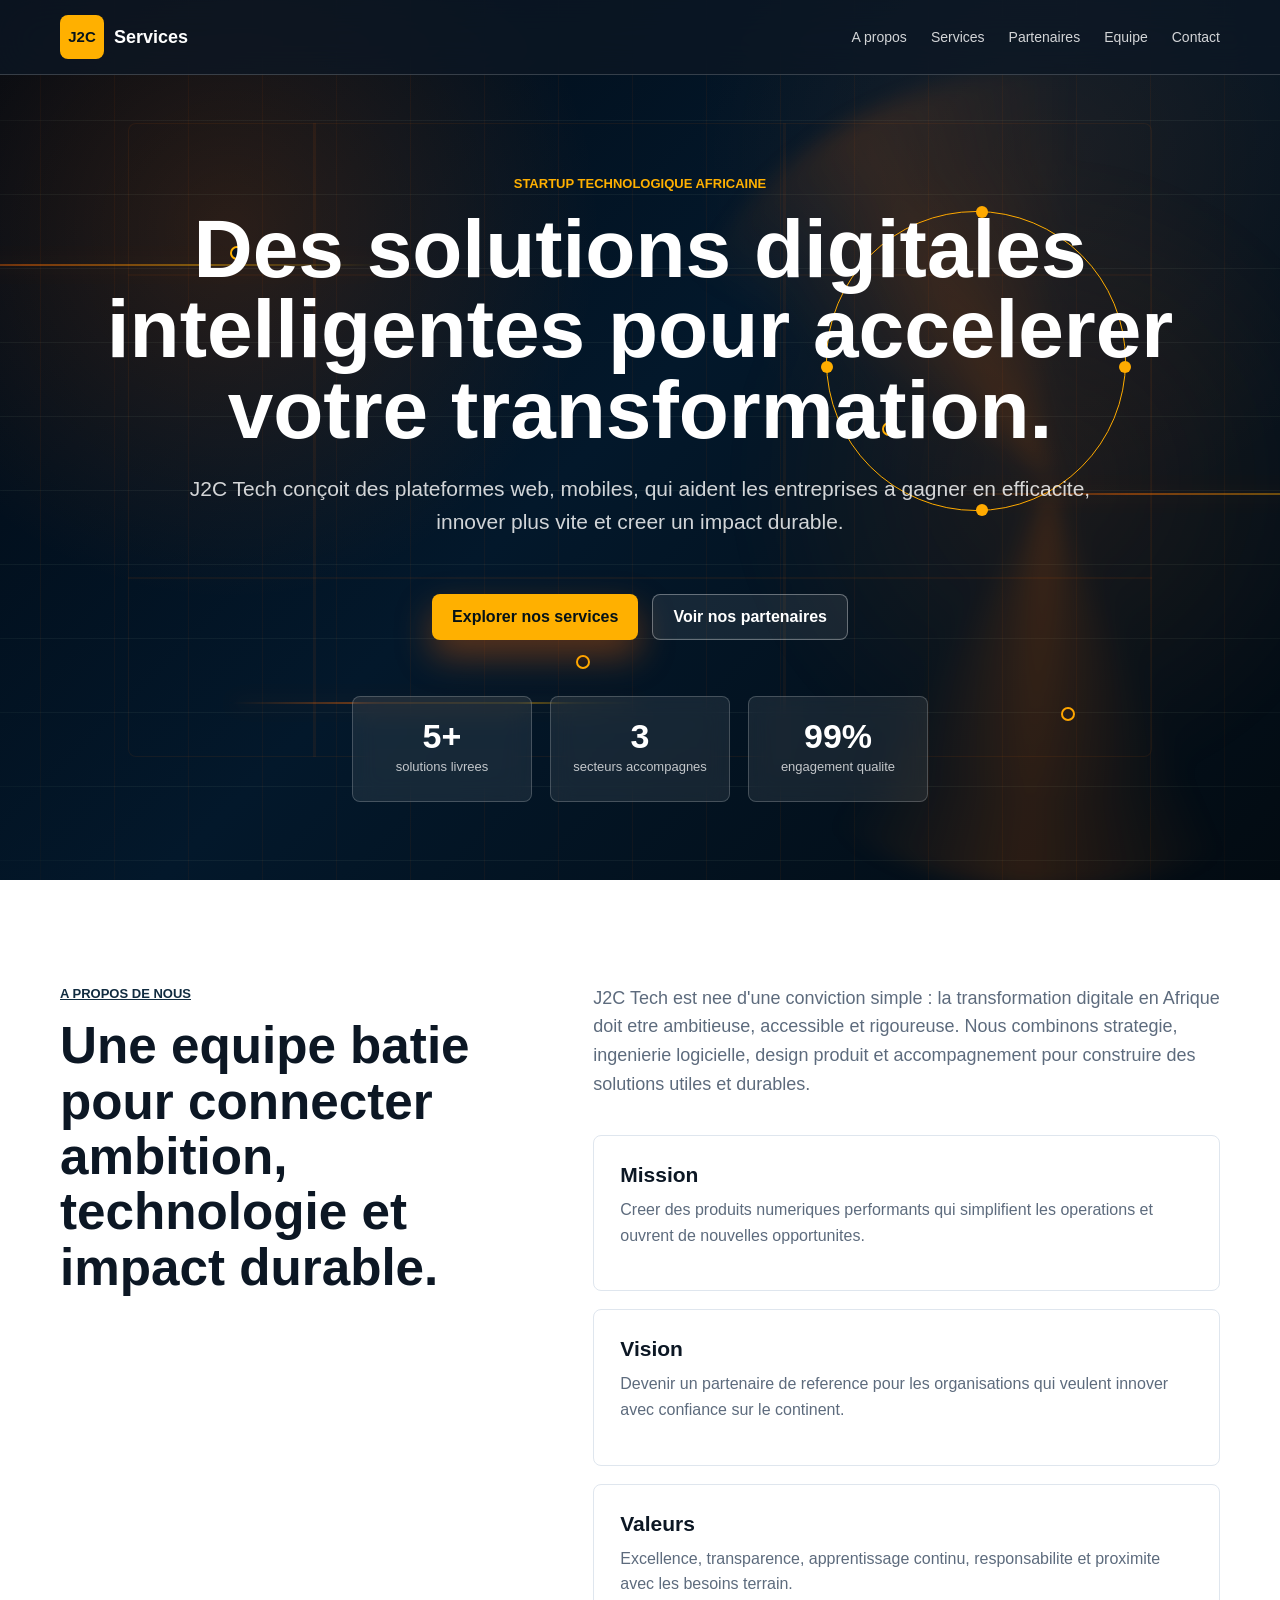
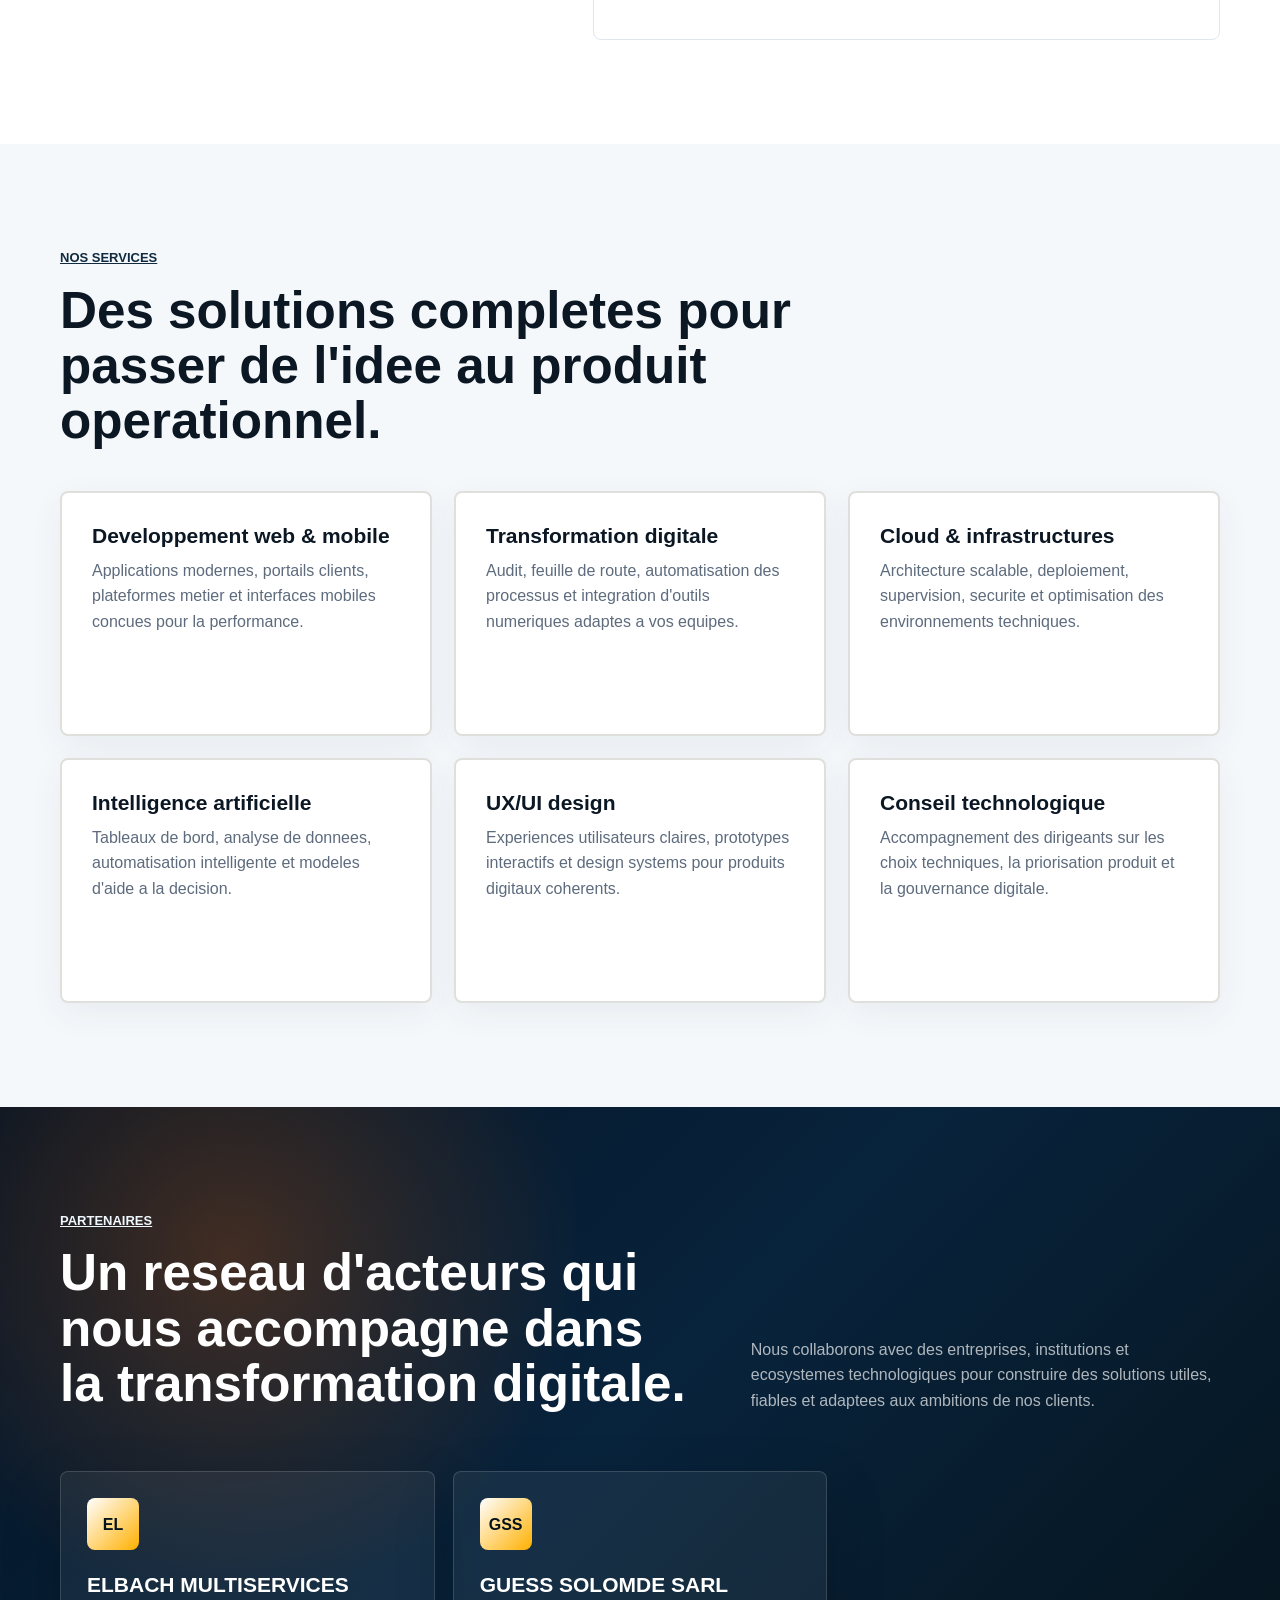
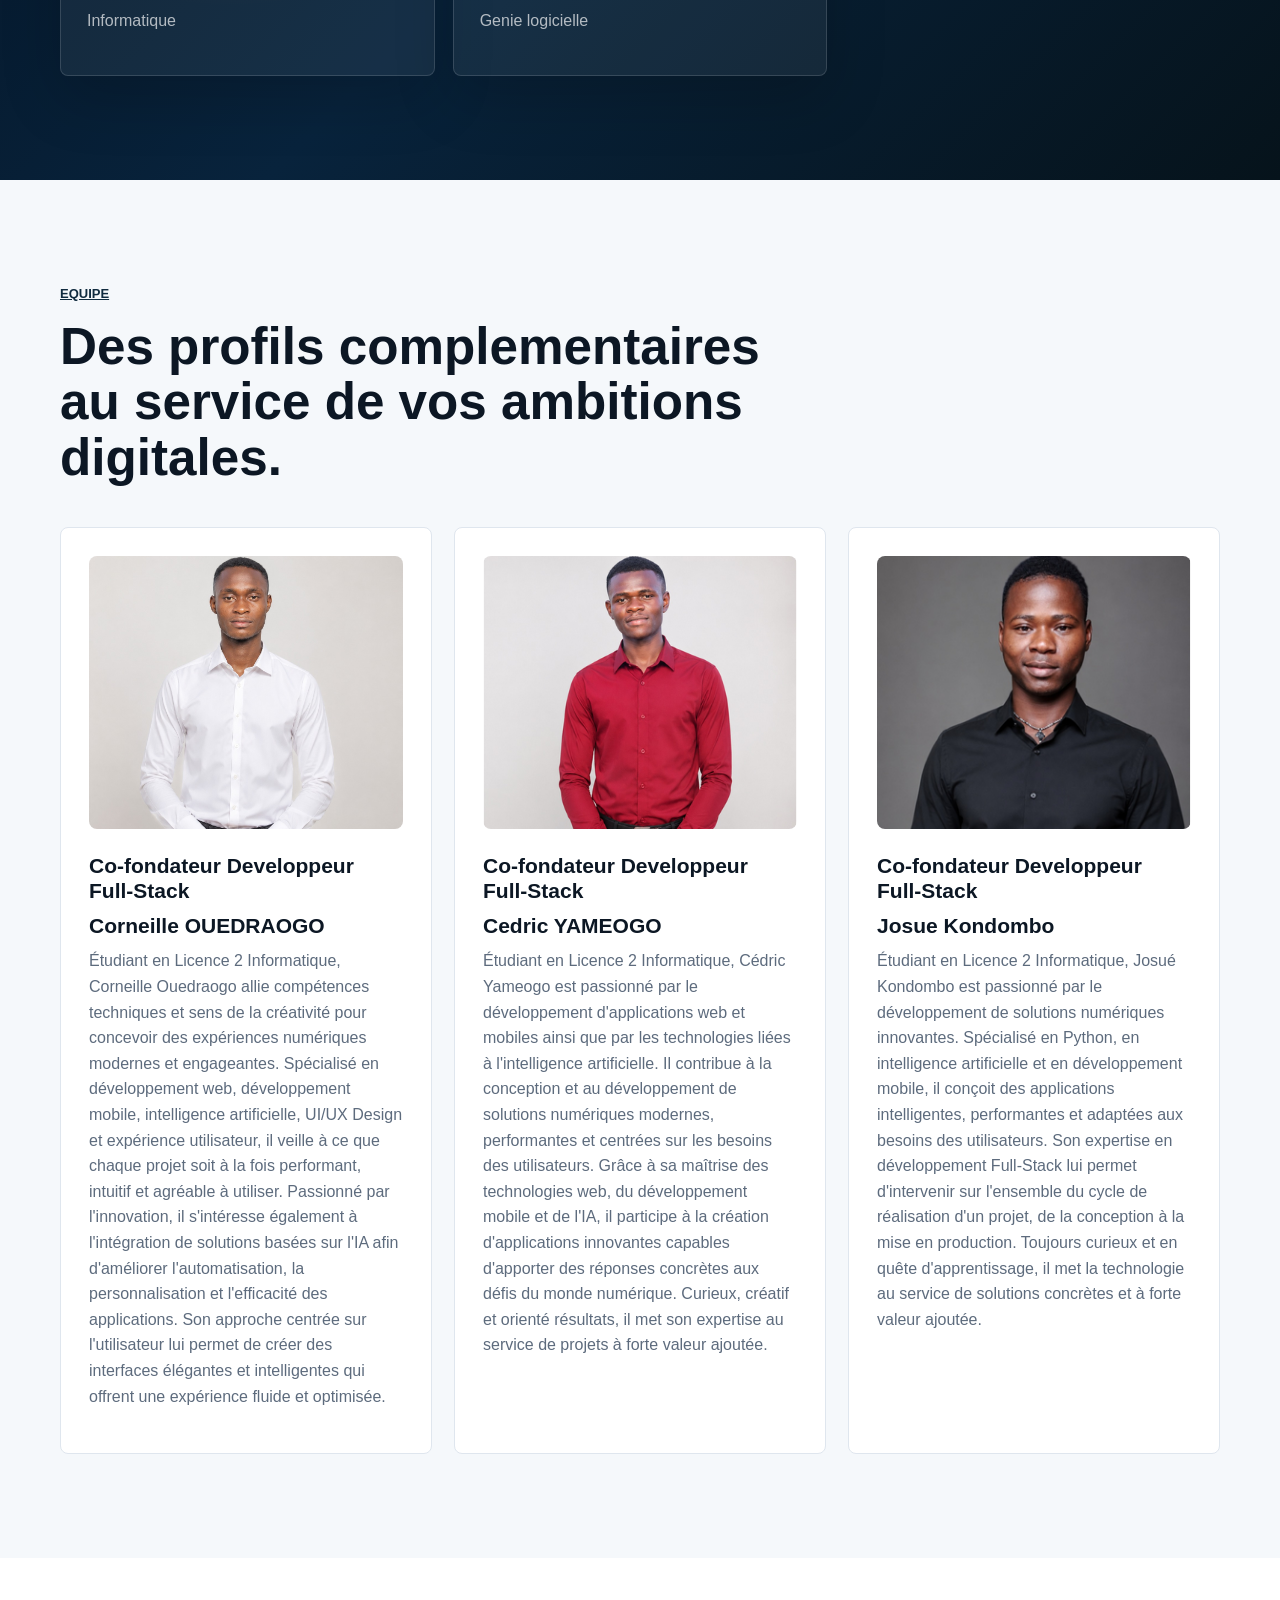
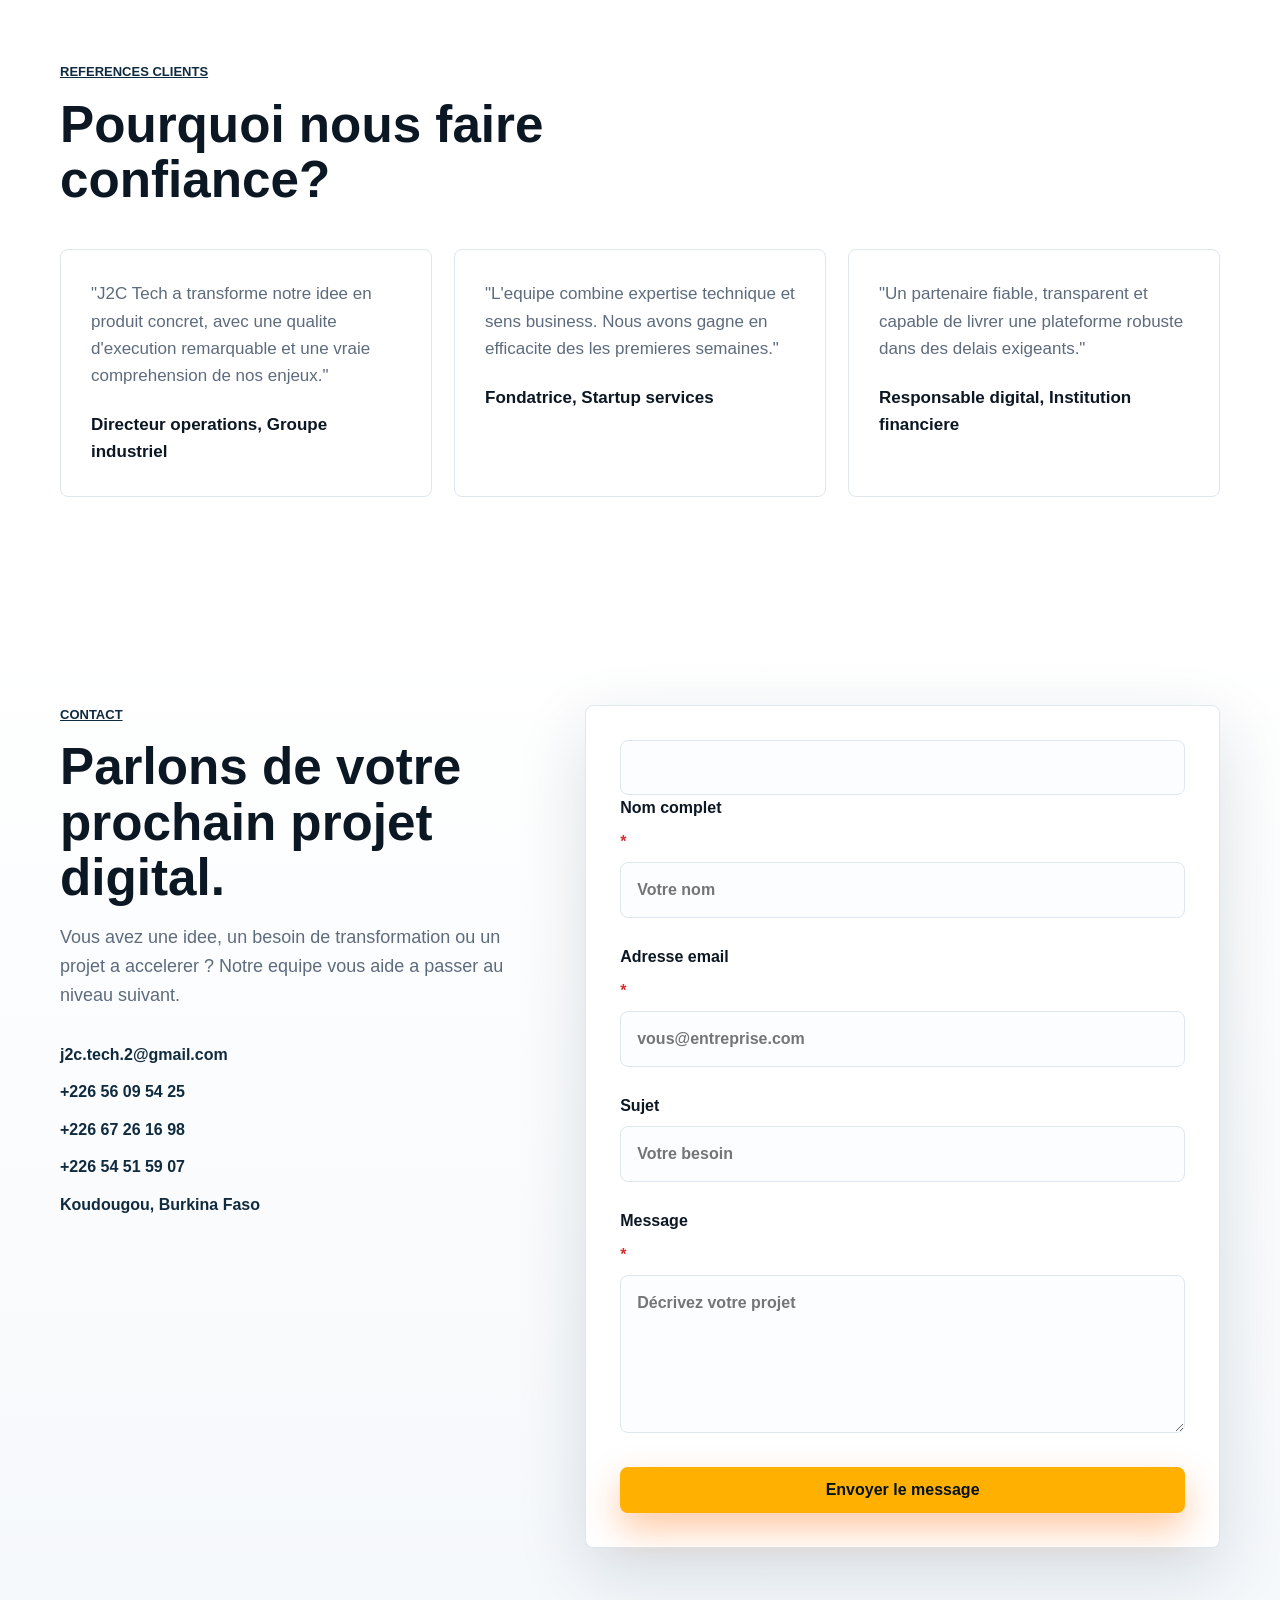
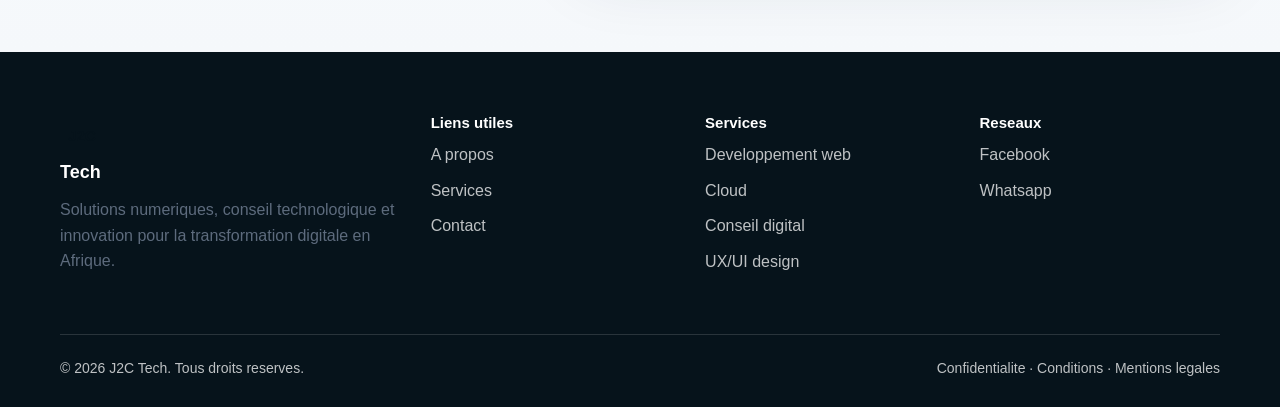
<file: index.html>
<!DOCTYPE html>
<html lang="fr">
<head>
  <meta charset="UTF-8">
  <meta name="viewport" content="width=device-width, initial-scale=1.0">
  <title>J2C Tech | Transformation digitale en Afrique</title>
  <meta name="description" content="J2C Tech accompagne les entreprises africaines avec des solutions numeriques fiables, modernes et scalables.">
 
  <link rel="stylesheet" href="styles.css">
</head>
<script>
// ============================================
// CONFIGURATION SÉCURITÉ
// ============================================

const CONTACT_FORM_CONFIG = {
    MIN_FORM_TIME: 2,        // Temps minimum avant envoi (secondes)
    MAX_SUBMISSIONS: 5,      // Max 5 envois par 15 minutes
    TIME_WINDOW: 15 * 60 * 1000, // Fenêtre de temps (ms)
    SERVICE_URL: 'https://formsubmit.co/ajax/j2c.tech.2@gmail.com', // À adapter
    TIMEOUT: 10000           // Timeout de la requête (ms)
};

// ============================================
// INITIALISATION
// ============================================

function initializeContactForm() {
    // Générer token CSRF
    const token = generateCSRFToken();
    const tokenInput = document.getElementById('csrfToken');
    if (tokenInput) {
        tokenInput.value = token;
        localStorage.setItem('csrfToken', token);
    }
    
    // Marquer l'heure de début
    const formStartInput = document.getElementById('form-start');
    if (formStartInput) {
        formStartInput.value = Date.now();
    }
}

// ============================================
// GÉNÉRATION TOKEN CSRF
// ============================================

function generateCSRFToken() {
    const array = new Uint8Array(32);
    crypto.getRandomValues(array);
    return btoa(String.fromCharCode.apply(null, array));
}

// ============================================
// VALIDATION
// ============================================

function validateName(name) {
    const trimmed = name.trim();
    if (trimmed.length < 2) return "Minimum 2 caractères";
    if (trimmed.length > 100) return "Maximum 100 caractères";
    if (!/^[a-zA-ZÀ-ÿ\s'-]+$/.test(trimmed)) return "Caractères invalides";
    return null;
}

function validateEmail(email) {
    const trimmed = email.trim().toLowerCase();
    const emailRegex = /^[^\s@]+@[^\s@]+\.[^\s@]{2,}$/;
    if (!emailRegex.test(trimmed)) return "Email invalide";
    if (trimmed.length > 254) return "Email trop long";
    return null;
}

function validateSubject(subject) {
    const trimmed = subject.trim();
    if (trimmed.length > 200) return "Maximum 200 caractères";
    return null;
}

function validateMessage(message) {
    const trimmed = message.trim();
    if (trimmed.length < 10) return "Minimum 10 caractères";
    if (trimmed.length > 5000) return "Maximum 5000 caractères";
    if (/[\x00-\x08\x0B\x0C\x0E-\x1F]/.test(trimmed)) return "Contenu invalide";
    return null;
}

// ============================================
// SANITIZATION
// ============================================

function sanitizeInput(str) {
    return str
        .trim()
        .replace(/[<>]/g, '')
        .slice(0, 5000);
}

// ============================================
// PROTECTION RATE LIMITING
// ============================================

function checkRateLimit() {
    const submissions = JSON.parse(localStorage.getItem('formSubmissions') || '[]');
    const now = Date.now();
    
    const recentSubmissions = submissions.filter(time => now - time < CONTACT_FORM_CONFIG.TIME_WINDOW);
    
    if (recentSubmissions.length >= CONTACT_FORM_CONFIG.MAX_SUBMISSIONS) {
        return false;
    }
    
    recentSubmissions.push(now);
    localStorage.setItem('formSubmissions', JSON.stringify(recentSubmissions));
    return true;
}

// ============================================
// VALIDATION DÉLAI MINIMUM
// ============================================

function checkMinimumTime() {
    const startTimeInput = document.getElementById('form-start');
    if (!startTimeInput) return false;
    
    const startTime = Number(startTimeInput.value);
    const elapsed = (Date.now() - startTime) / 1000;
    return elapsed >= CONTACT_FORM_CONFIG.MIN_FORM_TIME;
}

// ============================================
// VÉRIFICATION HONEYPOT
// ============================================

function checkHoneypot(form) {
    const honeypot = form.querySelector('[name="_honeypot"]');
    if (!honeypot) return true;
    return honeypot.value === '';
}

// ============================================
// AFFICHAGE MESSAGES
// ============================================

function showSuccess(element, message) {
    element.className = 'form-status success';
    element.textContent = message;
}

function showError(element, message) {
    element.className = 'form-status error';
    element.textContent = '⚠️ ' + message;
}

// ============================================
// GESTION DU FORMULAIRE
// ============================================

async function handleContactFormSubmit(e) {
    e.preventDefault();
    
    const form = e.target;
    const submitBtn = document.getElementById('submitBtn');
    const formStatus = document.getElementById('formStatus');
    
    if (!submitBtn || !formStatus) return;
    
    // Réinitialiser les erreurs
    document.querySelectorAll('.contact-form .error').forEach(el => el.textContent = '');
    formStatus.className = 'form-status';
    formStatus.textContent = '';
    
    // 🚨 VÉRIFICATIONS ANTI-BOT
    if (!checkHoneypot(form)) {
        console.warn('Bot détecté (honeypot)');
        return;
    }
    
    if (!checkMinimumTime()) {
        showError(formStatus, 'Veuillez prendre le temps de remplir le formulaire.');
        return;
    }
    
    if (!checkRateLimit()) {
        showError(formStatus, 'Trop de tentatives. Veuillez réessayer plus tard.');
        return;
    }
    
    // 🔍 VALIDATION DES CHAMPS
    const name = document.getElementById('name').value;
    const email = document.getElementById('email').value;
    const subject = document.getElementById('subject').value;
    const message = document.getElementById('message').value;
    
    let hasErrors = false;
    
    const nameError = validateName(name);
    if (nameError) {
        document.getElementById('nameError').textContent = nameError;
        hasErrors = true;
    }
    
    const emailError = validateEmail(email);
    if (emailError) {
        document.getElementById('emailError').textContent = emailError;
        hasErrors = true;
    }
    
    const subjectError = validateSubject(subject);
    if (subjectError) {
        document.getElementById('subjectError').textContent = subjectError;
        hasErrors = true;
    }
    
    const messageError = validateMessage(message);
    if (messageError) {
        document.getElementById('messageError').textContent = messageError;
        hasErrors = true;
    }
    
    if (hasErrors) return;
    
    // 🔐 ENVOYER AVEC SANITIZATION
    submitBtn.disabled = true;
    const originalText = submitBtn.textContent;
    submitBtn.textContent = 'Envoi en cours...';
    
    try {
        const payload = new FormData();
        payload.append('name', sanitizeInput(name));
        payload.append('email', sanitizeInput(email));
        payload.append('subject', sanitizeInput(subject));
        payload.append('message', sanitizeInput(message));
        
        const controller = new AbortController();
        const timeoutId = setTimeout(() => controller.abort(), CONTACT_FORM_CONFIG.TIMEOUT);
        
        const response = await fetch(CONTACT_FORM_CONFIG.SERVICE_URL, {
            method: 'POST',
            body: payload,
            signal: controller.signal
        });
        
        clearTimeout(timeoutId);
        
        if (!response.ok) {
            throw new Error(`HTTP ${response.status}`);
        }
        
        const data = await response.json();
        
        if (data.success) {
            showSuccess(formStatus, 'Message envoyé avec succès ! ✓');
            form.reset();
            document.getElementById('form-start').value = Date.now();
        } else {
            showError(formStatus, 'Erreur lors de l\'envoi. Veuillez réessayer.');
        }
        
    } catch (error) {
        console.error('Erreur envoi:', error);
        showError(formStatus, 'Erreur lors de l\'envoi. Veuillez réessayer.');
    } finally {
        submitBtn.disabled = false;
        submitBtn.textContent = originalText;
    }
}

// ============================================
// DÉMARRAGE
// ============================================

document.addEventListener('DOMContentLoaded', function() {
    initializeContactForm();
    
    const contactForm = document.getElementById('contactForm');
    if (contactForm) {
        contactForm.addEventListener('submit', handleContactFormSubmit);
    }
});

// Reinitialiser à chaque retour sur la page
window.addEventListener('pageshow', initializeContactForm);
</script>
<body>
  <header class="site-header">
    <nav class="navbar" aria-label="Navigation principale">
      <a class="brand" href="#accueil" aria-label="J2C Tech accueil">
        <span class="brand-mark " style="background: #ffb000;"> J2C</span>
        <span class="brand-text">Services</span>
      </a>
      <input class="nav-toggle" type="checkbox" id="menu-toggle" aria-label="Ouvrir le menu">
      <label class="menu-button" for="menu-toggle" aria-hidden="true">
        <span></span>
        <span></span>
        <span></span>
      </label>
      <div class="nav-links">
        <a href="#apropos">A propos</a>
        <a href="#services">Services</a>
        <a href="#partenaires">Partenaires</a>
        <!-- <a href="#projets">Realisations</a> -->
        <a href="#equipe">Equipe</a>
        <a href="#contact">Contact</a>
        
      </div>

    </nav>
  </header>

  <main>
    <section class="hero" id="accueil">
      <div class="tech-background" aria-hidden="true">
        <div class="circuit-grid"></div>
        <div class="data-stream stream-one"></div>
        <div class="data-stream stream-two"></div>
        <div class="data-stream stream-three"></div>
        <div class="tech-orbit">
          <span></span>
          <span></span>
          <span></span>
          <span></span>
        </div>
        <div class="node node-one"></div>
        <div class="node node-two"></div>
        <div class="node node-three"></div>
        <div class="node node-four"></div>
      </div>
      <div class="container hero-content">
        <p class="eyebrow">Startup technologique africaine</p>
        <h1>Des solutions digitales intelligentes pour accelerer votre transformation.</h1>
        <p class="hero-copy">J2C Tech conçoit des plateformes web, mobiles, qui aident les entreprises a gagner en efficacite, innover plus vite et creer un impact durable.</p>
        <div class="hero-actions">
          <a class="button primary" href="#services">Explorer nos services</a>
          <a class="button secondary" href="#partenaires">Voir nos partenaires</a>
        </div>
        <div class="hero-metrics" aria-label="Indicateurs cles">
          <div>
            <strong>5+</strong>
            <span>solutions livrees</span>
          </div>
          <div>
            <strong>3</strong>
            <span>secteurs accompagnes</span>
          </div>
          <div>
            <strong>99%</strong>
            <span>engagement qualite</span>
          </div>
        </div>
      </div>
    </section>

    <section class="section about" id="apropos">
      <div class="container split">
        <div class="section-intro">
          <p class="eyebrow" style="text-decoration: underline;">A propos de nous</p>
          <h2>Une equipe batie pour connecter ambition, technologie et impact durable.</h2>
        </div>
        <div class="about-copy">
          <p>J2C Tech est nee d'une conviction simple : la transformation digitale en Afrique doit etre ambitieuse, accessible et rigoureuse. Nous combinons strategie, ingenierie logicielle, design produit et accompagnement pour construire des solutions utiles et durables.</p>
          <div class="values-grid">
            <article>
             
              <h3>Mission</h3>
              <p>Creer des produits numeriques performants qui simplifient les operations et ouvrent de nouvelles opportunites.</p>
            </article>
            <article>
             
              <h3>Vision</h3>
              <p>Devenir un partenaire de reference pour les organisations qui veulent innover avec confiance sur le continent.</p>
            </article>
            <article>
            
              <h3>Valeurs</h3>
              <p>Excellence, transparence, apprentissage continu, responsabilite et proximite avec les besoins terrain.</p>
            </article>
          </div>
        </div>
      </div>
    </section>

    <section class="section services" id="services">
      <div class="container">
        <div class="section-heading">
          <p class="eyebrow" style="text-decoration: underline;">Nos services</p>
          <h2>Des solutions completes pour passer de l'idee au produit operationnel.</h2>
        </div>
        <div class="service-grid">
          <article class="service-card">
            
            <h3>Developpement web & mobile</h3>
            <p>Applications modernes, portails clients, plateformes metier et interfaces mobiles concues pour la performance.</p>
          </article>
          <article class="service-card">
           
            <h3>Transformation digitale</h3>
            <p>Audit, feuille de route, automatisation des processus et integration d'outils numeriques adaptes a vos equipes.</p>
          </article>
          <article class="service-card">
           
            <h3>Cloud & infrastructures</h3>
            <p>Architecture scalable, deploiement, supervision, securite et optimisation des environnements techniques.</p>
          </article>
          <article class="service-card">
           
            <h3>Intelligence artificielle</h3>
            <p>Tableaux de bord, analyse de donnees, automatisation intelligente et modeles d'aide a la decision.</p>
          </article>
          <article class="service-card">
           
            <h3>UX/UI design</h3>
            <p>Experiences utilisateurs claires, prototypes interactifs et design systems pour produits digitaux coherents.</p>
          </article>
          <article class="service-card">

            <h3>Conseil technologique</h3>
            <p>Accompagnement des dirigeants sur les choix techniques, la priorisation produit et la gouvernance digitale.</p>
          </article>
        </div>
      </div>
    </section>

    <!-- <section class="section projects" id="projets">
      <div class="container">
        <div class="section-heading">
          <p class="eyebrow">Realisations</p>
          <h2>Des projets qui prouvent notre capacite a livrer des resultats mesurables.</h2>
        </div>
        <div class="project-grid">
          <article class="project-card featured">
            <div class="project-image finance"></div>
            <div class="project-content">
              <span>Fintech</span>
              <h3>Plateforme de paiement et suivi transactionnel</h3>
              <p>Creation d'un tableau de bord securise pour visualiser les flux financiers, reduire les erreurs et accelerer les operations.</p>
            </div>
          </article>
          <article class="project-card">
            <div class="project-image health"></div>
            <div class="project-content">
              <span>Sante</span>
              <h3>Application de prise de rendez-vous</h3>
              <p>Interface mobile-first pour fluidifier le parcours patient et renforcer la coordination entre services.</p>
            </div>
          </article>
          <article class="project-card">
            <div class="project-image commerce"></div>
            <div class="project-content">
              <span>Commerce</span>
              <h3>Solution e-commerce B2B</h3>
              <p>Catalogue, commandes, facturation et suivi logistique pour un reseau de distributeurs en croissance.</p>
            </div>
          </article>
        </div>
      </div>
    </section>

    <section class="section why">
      <div class="container split">
        <div class="section-intro">
          <p class="eyebrow">Pourquoi nous choisir</p>
          <h2>Un partenaire agile, exigeant et oriente impact business.</h2>
        </div>
        <div class="why-list">
          <div>
            <h3>Expertise locale, standards internationaux</h3>
            <p>Nous comprenons les contraintes africaines tout en appliquant les meilleures pratiques produit, securite et architecture.</p>
          </div>
          <div>
            <h3>Execution rapide et maitrisee</h3>
            <p>Des cycles courts, une communication claire et des livrables concrets pour garder vos projets sous controle.</p>
          </div>
          <div>
            <h3>Solutions evolutives</h3>
            <p>Nous construisons des bases solides capables de suivre votre croissance, vos utilisateurs et vos nouveaux marches.</p>
          </div>
        </div>
      </div>
    </section> -->

    <section class="section partners" id="partenaires">
      <div class="container">
        <div class="partners-header">
          <div class="section-heading">
            <p class="eyebrow" style="text-decoration: underline;color: aliceblue;">Partenaires</p>
            <h2>Un reseau d'acteurs qui nous accompagne dans la transformation digitale.</h2>
          </div>
          <p>Nous collaborons avec des entreprises, institutions et ecosystemes technologiques pour construire des solutions utiles, fiables et adaptees aux ambitions de nos clients.</p>
        </div>
        <div class="partner-grid" aria-label="Liste de partenaires">
          <article class="partner-card">
            <span>EL</span>
            <h3>ELBACH MULTISERVICES</h3>
            <p>Informatique</p>
          </article>
          <!-- <article class="partner-card">
            <span>BIT</span>
            <h3>Burkina Institute of Technology</h3>
            <p>Université d'enseignement supérieur</p>
          </article> -->
          <article class="partner-card">
            <span>GSS</span>
            <h3>GUESS SOLOMDE SARL</h3>
            <p>Genie logicielle</p>
          </article>

        
        </div>
      </div>
    </section>

    <section class="section team" id="equipe">
      <div class="container">
        <div class="section-heading">
          <p class="eyebrow" style="text-decoration: underline;">Equipe</p>
          <h2>Des profils complementaires au service de vos ambitions digitales.</h2>
        </div>
        <div class="team-grid">
          <article>
            <div class="avatar avatar-one"></div>
            <h3>Co-fondateur Developpeur Full-Stack</h3>
            <h3>Corneille OUEDRAOGO</h3>
            <p>Étudiant en Licence 2 Informatique, Corneille Ouedraogo allie compétences techniques et sens de la créativité pour concevoir des expériences numériques modernes et engageantes. Spécialisé en développement web, développement mobile, intelligence artificielle, UI/UX Design et expérience utilisateur, il veille à ce que chaque projet soit à la fois performant, intuitif et agréable à utiliser. Passionné par l'innovation, il s'intéresse également à l'intégration de solutions basées sur l'IA afin d'améliorer l'automatisation, la personnalisation et l'efficacité des applications. Son approche centrée sur l'utilisateur lui permet de créer des interfaces élégantes et intelligentes qui offrent une expérience fluide et optimisée.</p>
          </article>
          <article>
            <div class="avatar avatar-two"></div>
            <h3>Co-fondateur Developpeur Full-Stack</h3>
            <h3>Cedric YAMEOGO</h3>
            
            <p>Étudiant en Licence 2 Informatique, Cédric Yameogo est passionné par le développement d'applications web et mobiles ainsi que par les technologies liées à l'intelligence artificielle. Il contribue à la conception et au développement de solutions numériques modernes, performantes et centrées sur les besoins des utilisateurs. Grâce à sa maîtrise des technologies web, du développement mobile et de l'IA, il participe à la création d'applications innovantes capables d'apporter des réponses concrètes aux défis du monde numérique. Curieux, créatif et orienté résultats, il met son expertise au service de projets à forte valeur ajoutée.</p>
          </article>
          <article>
            <div class="avatar avatar-three"></div>
            <h3>Co-fondateur Developpeur Full-Stack</h3>
            <h3>Josue Kondombo </h3>
            <p>Étudiant en Licence 2 Informatique, Josué Kondombo est passionné par le développement de solutions numériques innovantes. Spécialisé en Python, en intelligence artificielle et en développement mobile, il conçoit des applications intelligentes, performantes et adaptées aux besoins des utilisateurs. Son expertise en développement Full-Stack lui permet d'intervenir sur l'ensemble du cycle de réalisation d'un projet, de la conception à la mise en production. Toujours curieux et en quête d'apprentissage, il met la technologie au service de solutions concrètes et à forte valeur ajoutée.</p>
          </article>
        </div>
      </div>
    </section>

    <section class="section testimonials">
      <div class="container">
        <div class="section-heading">
          <p class="eyebrow" style="text-decoration: underline;">References clients</p>
          <h2>Pourquoi nous faire confiance?</h2>
        </div>
        <div class="testimonial-grid">
          <blockquote>
            <p>"J2C Tech a transforme notre idee en produit concret, avec une qualite d'execution remarquable et une vraie comprehension de nos enjeux."</p>
            <cite>Directeur operations, Groupe industriel</cite>
          </blockquote>
          <blockquote>
            <p>"L'equipe combine expertise technique et sens business. Nous avons gagne en efficacite des les premieres semaines."</p>
            <cite>Fondatrice, Startup services</cite>
          </blockquote>
          <blockquote>
            <p>"Un partenaire fiable, transparent et capable de livrer une plateforme robuste dans des delais exigeants."</p>
            <cite>Responsable digital, Institution financiere</cite>
          </blockquote>
        </div>
      </div>
    </section>

    <section class="section contact" id="contact">
      <div class="container contact-layout">
        <div>
          <p class="eyebrow" style="text-decoration: underline;">Contact</p>
          <h2>Parlons de votre prochain projet digital.</h2>
          <p class="contact-copy">Vous avez une idee, un besoin de transformation ou un projet a accelerer ? Notre equipe vous aide a passer au niveau suivant.</p>
          <div class="contact-info">
            <a href="mailto:j2c.tech.2@gmail.com">j2c.tech.2@gmail.com</a>
            <a href="tel:+22656095425">+226 56 09 54 25</a>
             <a href="tel:+22667261698">+226 67 26 16 98</a>
              <a href="tel:+22654515907">+226 54 51 59 07</a>
            <span>Koudougou, Burkina Faso</span>
          </div>
        </div>
       <div class="contact-form-wrapper">
    <form class="contact-form" id="contactForm" novalidate>
        <!-- Token anti-CSRF -->
        <input type="hidden" name="_token" id="csrfToken">
        <input type="hidden" name="form-start" id="form-start">
        
        <!-- Honeypot (piège à bot) -->
        <input type="text" name="_honeypot" class="honeypot" tabindex="-1" autocomplete="off">
        
        <!-- Champs normaux -->
        <label>
            Nom complet <span style="color: #d32f2f;">*</span>
            <input 
                type="text" 
                name="name" 
                id="name"
                placeholder="Votre nom" 
                required
                maxlength="100"
            >
            <span class="error" id="nameError"></span>
        </label>
        
        <label>
            Adresse email <span style="color: #d32f2f;">*</span>
            <input 
                type="email" 
                name="email" 
                id="email"
                placeholder="vous@entreprise.com" 
                required
                maxlength="254"
            >
            <span class="error" id="emailError"></span>
        </label>
        
        <label>
            Sujet
            <input 
                type="text" 
                name="subject" 
                id="subject"
                placeholder="Votre besoin"
                maxlength="200"
            >
            <span class="error" id="subjectError"></span>
        </label>
        
        <label>
            Message <span style="color: #d32f2f;">*</span>
            <textarea 
                name="message" 
                id="message"
                rows="5" 
                placeholder="Décrivez votre projet"
                required
                maxlength="5000"
            ></textarea>
            <span class="error" id="messageError"></span>
        </label>
        
        <button class="button primary" type="submit" id="submitBtn">Envoyer le message</button>
        <div class="form-status" id="formStatus"></div>
    </form>
</div>
      
    </section>
  </main>

  <footer class="site-footer">
    <div class="container footer-grid">
      <div>
        <a class="brand footer-brand" href="#accueil">
          <span class="brand-mark">J2C</span>
          <span class="brand-text">Tech</span>
        </a>
        <p>Solutions numeriques, conseil technologique et innovation pour la transformation digitale en Afrique.</p>
      </div>
      <div>
        <h3>Liens utiles</h3>
        <a href="#apropos">A propos</a>
        <a href="#services">Services</a>
        <!-- <a href="#projets">Realisations</a> -->
        <a href="#contact">Contact</a>
      </div>
      <div>
        <h3>Services</h3>
        <a href="#services">Developpement web</a>
        <a href="#services">Cloud </a>
        <a href="#services">Conseil digital</a>
        <a href="#services">UX/UI design</a>
      </div>
      <div>
        <h3>Reseaux</h3>
        <!-- <a href="#">LinkedIn</a> -->
        <a href="https://www.facebook.com/share/1Cs6rmFxU5/?mibextid=wwXIfr">Facebook</a>
        <a href="https://wa.me/+22654515907?text=Bonjour%20,%20puis-je%20en%20savoir%20plus%20sur%20J2C%20?">Whatsapp</a>
      </div>
    </div>
    <div class="container footer-bottom">
      <span>© 2026 J2C Tech. Tous droits reserves.</span>
      <span>Confidentialite · Conditions · Mentions legales</span>
    </div>
  </footer>
</body>
</html>
</file>
<file: styles.css>
:root {
  --ink: #0c1724;
  --muted: #5d6b7d;
  --line: #dfe6ee;
  --surface: #ffffff;
  --soft: #f5f8fb;
  --deep: #102b3f;
  --teal: #102b3f;
  --green: #ffb000;
  --gold: #f2b84b;
  --shadow: 0 24px 70px rgba(16, 43, 63, 0.14);
}

* {
  box-sizing: border-box;
}

html {
  scroll-behavior: smooth;
}

body {
  margin: 0;
  color: var(--ink);
  font-family: Arial, Helvetica, sans-serif;
  line-height: 1.6;
  background: var(--surface);
}

a {
  color: inherit;
  text-decoration: none;
}


img,
input,
textarea,
button {
  font: inherit;
}

.container {
  width: min(1160px, calc(100% - 40px));
  margin: 0 auto;
}

.site-header {
  position: fixed;
  top: 0;
  right: 0;
  left: 0;
  z-index: 10;
  border-bottom: 1px solid rgba(255, 255, 255, 0.18);
  background: rgba(12, 23, 36, 0.76);
  backdrop-filter: blur(18px);
}

.navbar {
  width: min(1160px, calc(100% - 40px));
  min-height: 74px;
  margin: 0 auto;
  display: flex;
  align-items: center;
  gap: 24px;
}

.brand {
  display: inline-flex;
  align-items: center;
  gap: 10px;
  font-weight: 800;
}

.brand-mark {
  display: grid;
  place-items: center;
  width: 44px;
  height: 44px;
  border-radius: 8px;
  color: #06131b;
  
  font-size: 15px;
}

.brand-text {
  color: #ffffff;
  font-size: 18px;
}

.nav-links {
  margin-left: auto;
  display: flex;
  align-items: center;
  gap: 24px;
  color: rgba(255, 255, 255, 0.82);
  font-size: 14px;
}

.nav-links a {
  transition: color 0.2s ease;
}

.nav-links a:hover {
  color: #ffb000;
}

.nav-cta,
.button {
  display: inline-flex;
  align-items: center;
  justify-content: center;
  min-height: 46px;
  border: 0;
  border-radius: 8px;
  padding: 0 20px;
  cursor: pointer;
  font-weight: 700;
  transition: transform 0.2s ease, box-shadow 0.2s ease, background 0.2s ease;
}

.nav-cta {
  color: #06131b;
  background: #ffffff;
}

.button.primary {
  color: #051216;
  background: var(--green);
  box-shadow: 0 16px 36px rgba(255, 106, 0, 0.36);
}

.button.secondary {
  color: #ffffff;
  border: 1px solid rgba(255, 255, 255, 0.34);
  background: rgba(255, 255, 255, 0.08);
}

.button:hover,
.nav-cta:hover {
  transform: translateY(-2px);
}

.nav-toggle,
.menu-button {
  display: none;
}

.hero {
  position: relative;
  min-height: 820px;
  display: flex;
  align-items: center;
  padding-top: 74px;
  overflow: hidden;
  color: #ffffff;
  background:
    radial-gradient(circle at 18% 26%, rgba(255, 106, 0, 0.16), transparent 30%),
    radial-gradient(circle at 82% 18%, rgba(255, 106, 0, 0.1), transparent 28%),
    linear-gradient(135deg, #010811 0%, #03182b 48%, #030b12 100%);
  isolation: isolate;
}

.tech-background,
.circuit-grid,
.data-stream,
.tech-orbit,
.node {
  position: absolute;
  pointer-events: none;
}

.tech-background {
  inset: 0;
  overflow: hidden;
  z-index: -1;
}

.circuit-grid {
  inset: -20%;
  background:
    linear-gradient(rgba(229, 255, 217, 0.055) 1px, transparent 1px),
    linear-gradient(90deg, rgba(255, 106, 0, 0.055) 1px, transparent 1px);
  background-size: 74px 74px;
  mask-image: radial-gradient(circle at center, #000 0 58%, transparent 78%);
  animation: gridDrift 18s linear infinite;
}

.tech-background::before,
.tech-background::after {
  content: "";
  position: absolute;
  pointer-events: none;
}

.tech-background::before {
  inset: 14% 10%;
  border: 1px solid rgba(255, 106, 0, 0.13);
  border-radius: 8px;
  background:
    linear-gradient(90deg, transparent 0 18%, rgba(255, 106, 0, 0.12) 18% 18.3%, transparent 18.3% 64%, rgba(255, 106, 0, 0.1) 64% 64.3%, transparent 64.3%),
    linear-gradient(0deg, transparent 0 28%, rgba(255, 106, 0, 0.11) 28% 28.3%, transparent 28.3% 76%, rgba(255, 106, 0, 0.09) 76% 76.3%, transparent 76.3%);
  opacity: 0.58;
}

.tech-background::after {
  width: 820px;
  height: 820px;
  right: -180px;
  top: 70px;
  border-radius: 50%;
  background:
    radial-gradient(circle, rgba(255, 106, 0, 0.1), transparent 56%),
    conic-gradient(from 90deg, transparent 0 18%, rgba(255, 106, 0, 0.16), transparent 34% 58%, rgba(255, 106, 0, 0.14), transparent 76% 100%);
  filter: blur(10px);
  animation: rotateTech 22s linear infinite;
}

.data-stream {
  height: 2px;
  width: 42vw;
  background: linear-gradient(90deg, transparent, rgba(255, 106, 0, 0.92), rgba(255, 176, 0, 0.86), transparent);
  box-shadow: 0 0 22px rgba(255, 106, 0, 0.5);
  opacity: 0.48;
  animation: streamMove 6s ease-in-out infinite;
}

.stream-one {
  top: 30%;
  left: -12%;
}

.stream-two {
  top: 56%;
  right: -16%;
  animation-delay: -2s;
}

.stream-three {
  bottom: 20%;
  left: 18%;
  width: 32vw;
  animation-delay: -4s;
}

.tech-orbit {
  right: 12%;
  top: 24%;
  width: 300px;
  height: 300px;
  border: 1px solid #ffb000;
  border-radius: 50%;
  animation: rotateTech 14s linear infinite reverse;
}

.tech-orbit span {
  position: absolute;
  width: 12px;
  height: 12px;
  border-radius: 50%;
  background: #ffb000;
  box-shadow: #ffb000;
}

.tech-orbit span:nth-child(1) { top: -6px; left: 50%; }
.tech-orbit span:nth-child(2) { top: 50%; right: -6px; }
.tech-orbit span:nth-child(3) { bottom: -6px; left: 50%; }
.tech-orbit span:nth-child(4) { top: 50%; left: -6px; }

.node {
  width: 14px;
  height: 14px;
  border: 2px solid #ffb000;
  border-radius: 50%;
  background: rgba(3, 16, 31, 0.86);
  box-shadow:#ffb000;
  animation: nodePulse 3.8s ease-in-out infinite;
}

.node-one { left: 18%; top: 28%; }
.node-two { right: 30%; top: 48%; animation-delay: -1s; }
.node-three { left: 45%; bottom: 24%; animation-delay: -2s; }
.node-four { right: 16%; bottom: 18%; animation-delay: -3s; }

.hero-content {
  position: relative;
  padding: 100px 0 78px;
  display: flex;
  flex-direction: column;
  align-items: center;
  text-align: center;
}

@keyframes gridDrift {
  0% {
    transform: translate3d(0, 0, 0);
  }

  100% {
    transform: translate3d(74px, 74px, 0);
  }
}

@keyframes streamMove {
  0%,
  100% {
    transform: translateX(-8%) scaleX(0.85);
    opacity: 0.28;
  }

  50% {
    transform: translateX(22%) scaleX(1.12);
    opacity: 0.86;
  }
}

@keyframes rotateTech {
  to {
    transform: rotate(360deg);
  }
}

@keyframes nodePulse {
  0%,
  100% {
    transform: scale(0.75);
    opacity: 0.45;
  }

  50% {
    transform: scale(1.35);
    opacity: 1;
  }
}

.eyebrow {
  margin: 0 0 14px;
  color: var(--teal);
  font-size: 13px;
  font-weight: 800;
  text-transform: uppercase;
}

.hero .eyebrow {
  color: #ffb000;
}

.hero h1 {
  max-width: 1120px;
}

h1,
h2,
h3,
p {
  margin-top: 0;
}

h1 {
  max-width: 850px;
  margin-bottom: 22px;
  font-size: clamp(42px, 7vw, 82px);
  line-height: 0.98;
}

h2 {
  margin-bottom: 18px;
  font-size: clamp(30px, 4vw, 52px);
  line-height: 1.08;
}

h3 {
  margin-bottom: 10px;
  font-size: 21px;
  line-height: 1.2;
}

.hero-copy {
  max-width: 920px;
  color: rgba(255, 255, 255, 0.82);
  font-size: 21px;
}

.hero-actions {
  margin-top: 34px;
  display: flex;
  flex-wrap: wrap;
  gap: 14px;
}

.hero-metrics {
  margin-top: 56px;
  display: grid;
  grid-template-columns: repeat(3, minmax(0, 180px));
  gap: 18px;
  justify-content: center;
}

.hero-metrics div {
  padding: 22px;
  border: 1px solid rgba(255, 255, 255, 0.2);
  border-radius: 8px;
  background: rgba(255, 255, 255, 0.08);
  backdrop-filter: blur(12px);
}

.hero-metrics strong {
  display: block;
  font-size: 34px;
  line-height: 1;
}

.hero-metrics span {
  color: rgba(255, 255, 255, 0.74);
  font-size: 13px;
}

.section {
  padding: 104px 0;
}

.split {
  display: grid;
  grid-template-columns: minmax(0, 0.85fr) minmax(0, 1.15fr);
  gap: 70px;
}

.section-intro,
.section-heading {
  max-width: 760px;
}

.section-heading {
  margin-bottom: 42px;
}

.about-copy > p,
.contact-copy {
  color: var(--muted);
  font-size: 18px;
}

.values-grid {
  margin-top: 36px;
  display: grid;
  gap: 18px;
}

.values-grid article,
.service-card,
.project-card,
.team-grid article,
blockquote,
.contact-form {
  border: 1px solid var(--line);
  border-radius: 8px;
  background: var(--surface);
}

.values-grid article {
  padding: 26px;
}

.values-grid span,
.card-icon,
.project-content span {
  color: var(--teal);
  font-weight: 800;
}

.values-grid p,
.service-card p,
.project-card p,
.team-grid p,
blockquote,
.site-footer p {
  color: var(--muted);
}

.services,
.team {
  background: var(--soft);
}

.service-grid {
  display: grid;
  grid-template-columns: repeat(3, minmax(0, 1fr));
  gap: 22px;
}

.service-card {
  min-height: 245px;
  padding: 30px;
  box-shadow: 0 10px 35px rgba(16, 43, 63, 0.06);
  border: 2px solid rgb(223, 223, 220);
}

.card-icon {
  display: inline-flex;
  margin-bottom: 28px;
}

.projects {
  background: #ffffff;
}

.project-grid {
  display: grid;
  grid-template-columns: 1.2fr 0.8fr;
  gap: 22px;
}

.project-card {
  overflow: hidden;
  box-shadow: var(--shadow);
}

.project-card.featured {
  grid-row: span 2;
}

.project-image {
  min-height: 230px;
  background-size: cover;
  background-position: center;
}

.project-card.featured .project-image {
  min-height: 430px;
}

.project-image.finance {
  background-image: url("https://images.unsplash.com/photo-1551288049-bebda4e38f71?auto=format&fit=crop&w=1200&q=85");
}

.project-image.health {
  background-image: url("https://images.unsplash.com/photo-1576091160550-2173dba999ef?auto=format&fit=crop&w=900&q=85");
}

.project-image.commerce {
  background-image: url("https://images.unsplash.com/photo-1556742502-ec7c0e9f34b1?auto=format&fit=crop&w=900&q=85");
}

.project-content {
  padding: 28px;
}

.why {
  color: #ffffff;
  background:
    linear-gradient(120deg, rgba(16, 43, 63, 0.96), rgba(12, 23, 36, 0.9)),
    url("https://images.unsplash.com/photo-1517048676732-d65bc937f952?auto=format&fit=crop&w=1600&q=85") center / cover;
}

.why h2,
.why h3 {
  color: #ffffff;
}

.why p {
  color: rgba(255, 255, 255, 0.72);
}

.why-list {
  display: grid;
  gap: 20px;
}

.why-list div {
  padding: 28px;
  border-left: 4px solid var(--green);
  background: rgba(255, 255, 255, 0.08);
}

.partners {
  color: #ffffff;
  background:
    radial-gradient(circle at 18% 22%, rgba(255, 106, 0, 0.24), transparent 30%),
    linear-gradient(135deg, #041425, #08233c 48%, #06131b);
}

.partners-header {
  display: grid;
  grid-template-columns: minmax(0, 1.15fr) minmax(260px, 0.85fr);
  gap: 56px;
  align-items: end;
  margin-bottom: 42px;
}

.partners .section-heading {
  margin-bottom: 0;
}

.partners h2,
.partners h3 {
  color: #ffffff;
}

.partners-header > p,
.partner-card p {
  color: rgba(255, 255, 255, 0.68);
}

.partner-grid {
  display: grid;
  grid-template-columns: repeat(3, minmax(0, 1fr));
  gap: 18px;
}

.partner-card {
  min-height: 178px;
  padding: 26px;
  border: 1px solid rgba(255, 255, 255, 0.14);
  border-radius: 8px;
  background: rgba(255, 255, 255, 0.06);
  box-shadow: 0 22px 60px rgba(0, 0, 0, 0.18);
  transition: transform 0.2s ease, border-color 0.2s ease, background 0.2s ease;
}

.partner-card:hover {
  transform: translateY(-4px);
  border-color: rgba(255, 106, 0, 0.5);
  background: rgba(255, 255, 255, 0.1);
}

.partner-card span {
  display: grid;
  place-items: center;
  width: 52px;
  height: 52px;
  margin-bottom: 22px;
  border-radius: 8px;
  color: #06131b;
  background: linear-gradient(135deg, #ffffff, var(--green));
  font-weight: 900;
}

.team-grid {
  display: grid;
  grid-template-columns: repeat(3, minmax(0, 1fr));
  gap: 22px;
}

.team-grid article {
  padding: 28px;
}

.avatar {
  width: 100%;
  aspect-ratio: 1.15;
  margin-bottom: 24px;
  border-radius: 8px;
  background-size: cover;
  background-position: center;
}

.avatar-one {
  background-image: url("images/corneille.png");
}

.avatar-two {
  background-image: url("images/cedric.png");
}

.avatar-three {
  background-image: url("images/josue.png");
}

.testimonial-grid {
  display: grid;
  grid-template-columns: repeat(3, minmax(0, 1fr));
  gap: 22px;
}

blockquote {
  margin: 0;
  padding: 30px;
  font-size: 17px;
}

cite {
  display: block;
  margin-top: 22px;
  color: var(--ink);
  font-style: normal;
  font-weight: 800;
}

.contact {
  background: linear-gradient(180deg, #ffffff, var(--soft));
}

.contact-layout {
  display: grid;
  grid-template-columns: 0.85fr 1.15fr;
  gap: 56px;
  align-items: start;
}

.contact-info {
  margin-top: 32px;
  display: grid;
  gap: 12px;
  color: var(--deep);
  font-weight: 700;
}

.contact-form {
  padding: 34px;
  box-shadow: var(--shadow);
}

.contact-form label {
  display: grid;
  gap: 8px;
  margin-bottom: 18px;
  color: var(--ink);
  font-weight: 700;
}

.contact-form input,
.contact-form textarea {
  width: 100%;
  border: 1px solid var(--line);
  border-radius: 8px;
  padding: 14px 16px;
  color: var(--ink);
  background: #fbfdff;
  outline: none;
}

.contact-form input:focus,
.contact-form textarea:focus {
  border-color: var(--teal);
  box-shadow: 0 0 0 4px rgba(255, 106, 0, 0.16);
}

.contact-form .button {
  width: 100%;
  margin-top: 8px;
}

.site-footer {
  color: rgba(255, 255, 255, 0.74);
  background: #06131b;
  padding: 62px 0 28px;
}

.footer-grid {
  display: grid;
  grid-template-columns: 1.4fr repeat(3, 1fr);
  gap: 34px;
}

.footer-brand {
  margin-bottom: 18px;
}

.site-footer h3 {
  color: #ffffff;
  font-size: 15px;
}

.site-footer a {
  display: block;
  margin-bottom: 10px;
}
.site-footer a:hover
{
  color: orange;
}
.footer-bottom {
  margin-top: 44px;
  padding-top: 22px;
  border-top: 1px solid rgba(255, 255, 255, 0.14);
  display: flex;
  justify-content: space-between;
  gap: 20px;
  font-size: 14px;
}

@media (max-width: 940px) {
  .navbar {
    min-height: 68px;
  }

  .menu-button {
    margin-left: auto;
    display: grid;
    gap: 5px;
    cursor: pointer;
  }

  .menu-button span {
    width: 28px;
    height: 2px;
    background: #ffffff;
  }

  .nav-links,
  .nav-cta {
    display: none;
  }

  .nav-toggle:checked ~ .nav-links {
    position: absolute;
    top: 68px;
    right: 20px;
    left: 20px;
    display: grid;
    gap: 4px;
    padding: 18px;
    border: 1px solid rgba(255, 255, 255, 0.16);
    border-radius: 8px;
    background: rgba(12, 23, 36, 0.96);
  }

  .nav-toggle:checked ~ .nav-links a {
    padding: 12px;
  }

  .hero {
    min-height: 760px;
  }

  .tech-orbit {
    right: -90px;
    top: 18%;
    width: 250px;
    height: 250px;
  }

  .data-stream {
    width: 58vw;
  }

  .hero-metrics,
  .split,
  .service-grid,
  .project-grid,
  .partners-header,
  .team-grid,
  .testimonial-grid,
  .contact-layout,
  .footer-grid {
    grid-template-columns: 1fr;
  }

  .project-card.featured {
    grid-row: auto;
  }

  .project-card.featured .project-image {
    min-height: 280px;
  }

  .partner-grid {
    grid-template-columns: repeat(2, minmax(0, 1fr));
  }

  .section {
    padding: 78px 0;
  }
}

@media (max-width: 620px) {
  .container,
  .navbar {
    width: min(100% - 28px, 1160px);
  }

  .hero {
    min-height: 760px;
  }

  .hero-content {
    padding: 88px 0 52px;
  }

  .tech-background::before {
    inset: 18% 6%;
  }

  .tech-background::after {
    width: 520px;
    height: 520px;
    right: -250px;
  }

  .tech-orbit {
    opacity: 0.56;
  }

  h1 {
    font-size: 42px;
  }

  h2 {
    font-size: 31px;
  }

  .hero-actions,
  .footer-bottom {
    flex-direction: column;
  }

  .button {
    width: 100%;
  }

  .hero-metrics {
    grid-template-columns: 1fr;
  }

  .partner-grid {
    grid-template-columns: 1fr;
  }

  .service-card,
  .contact-form,
  .project-content,
  blockquote {
    padding: 24px;
  }
}

@media (prefers-reduced-motion: reduce) {
  html {
    scroll-behavior: auto;
  }

  .hero-art::before,
  .circuit-grid,
  .data-stream,
  .tech-background::after,
  .tech-orbit,
  .node {
    animation: none;
  }
}
</file>
